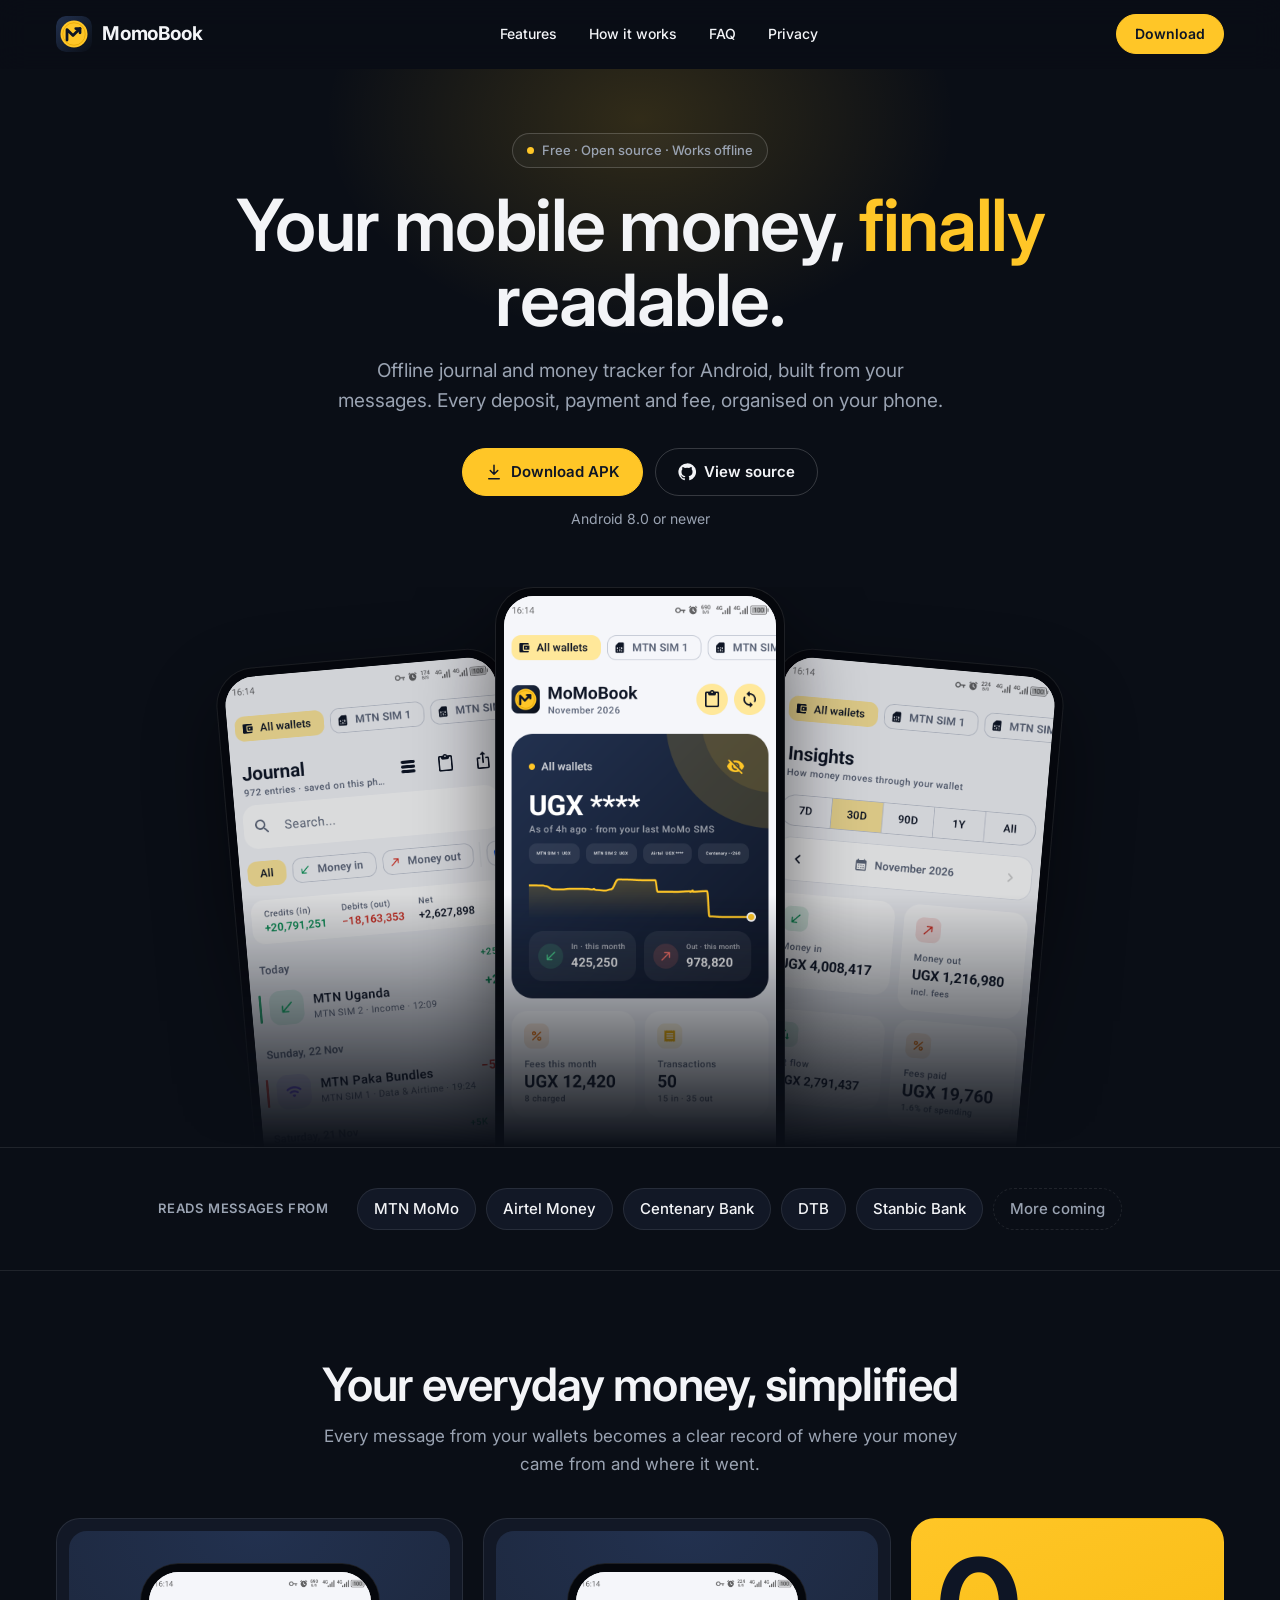
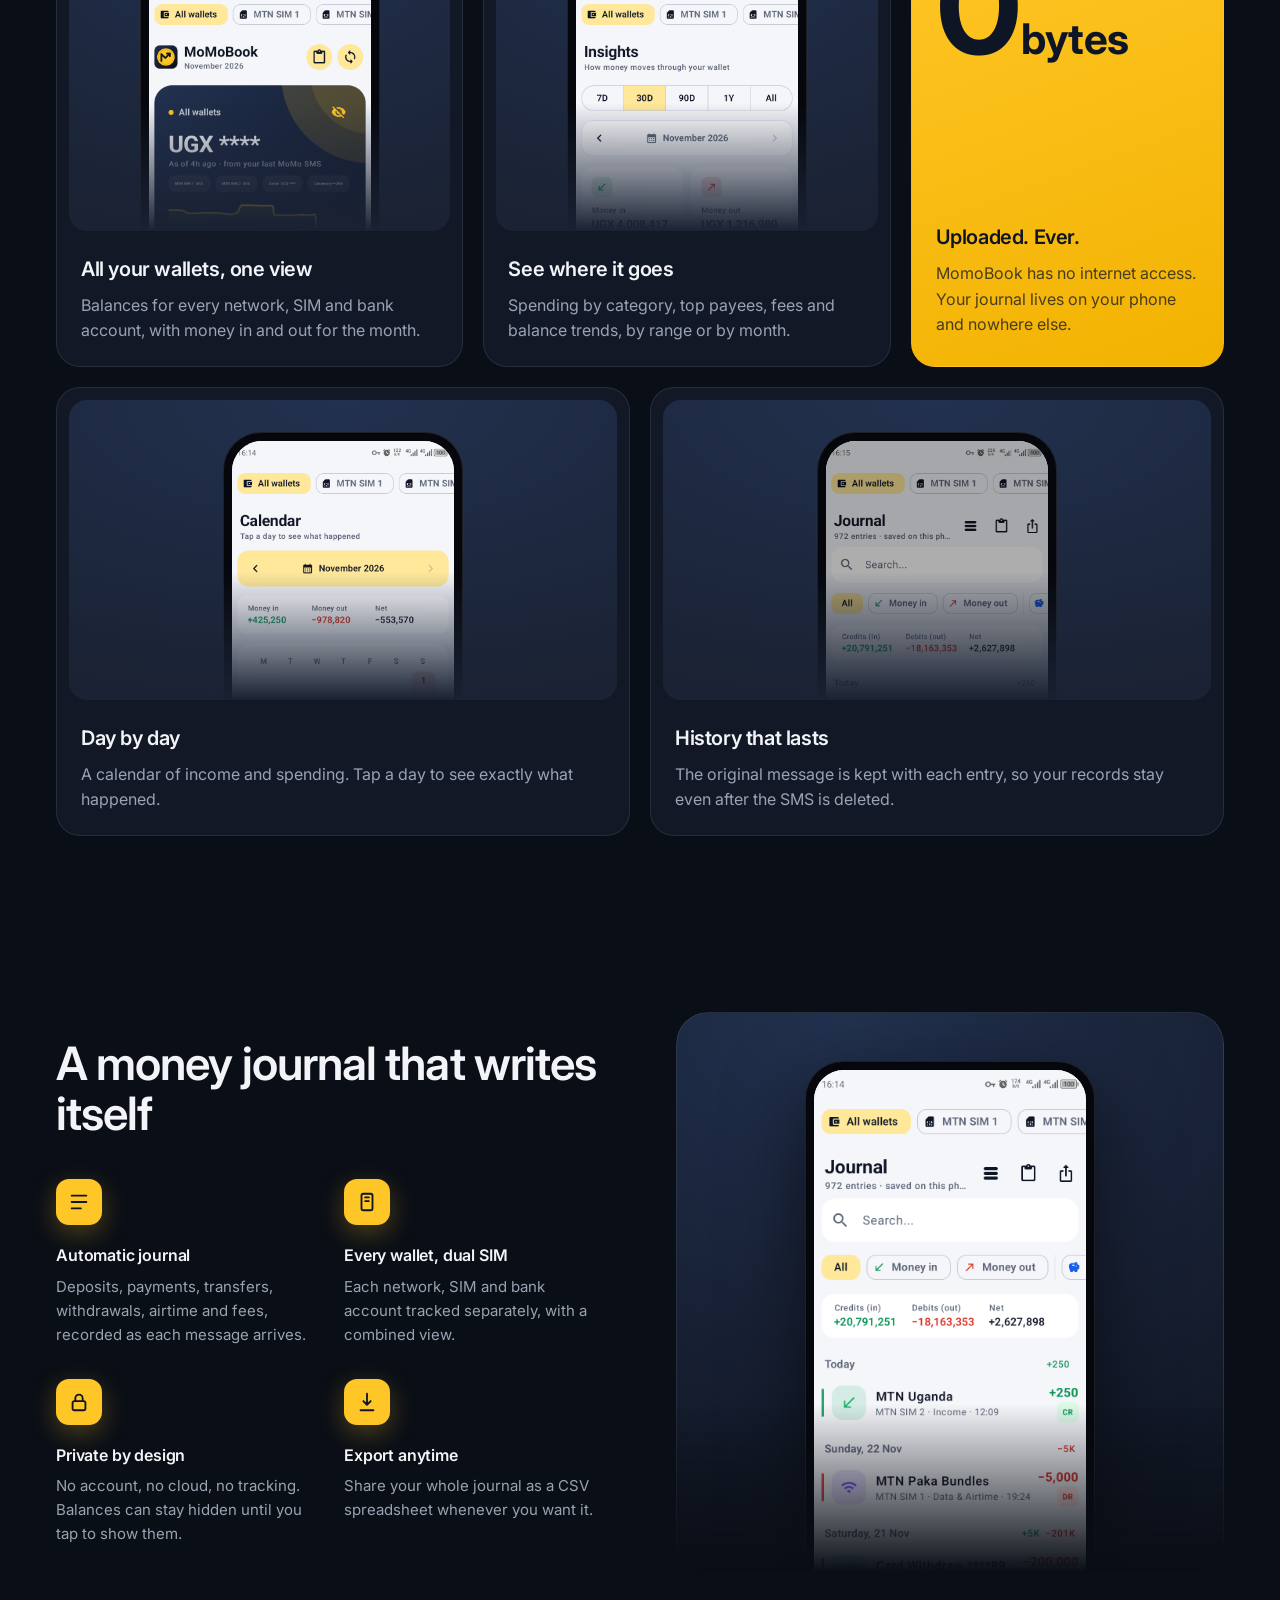
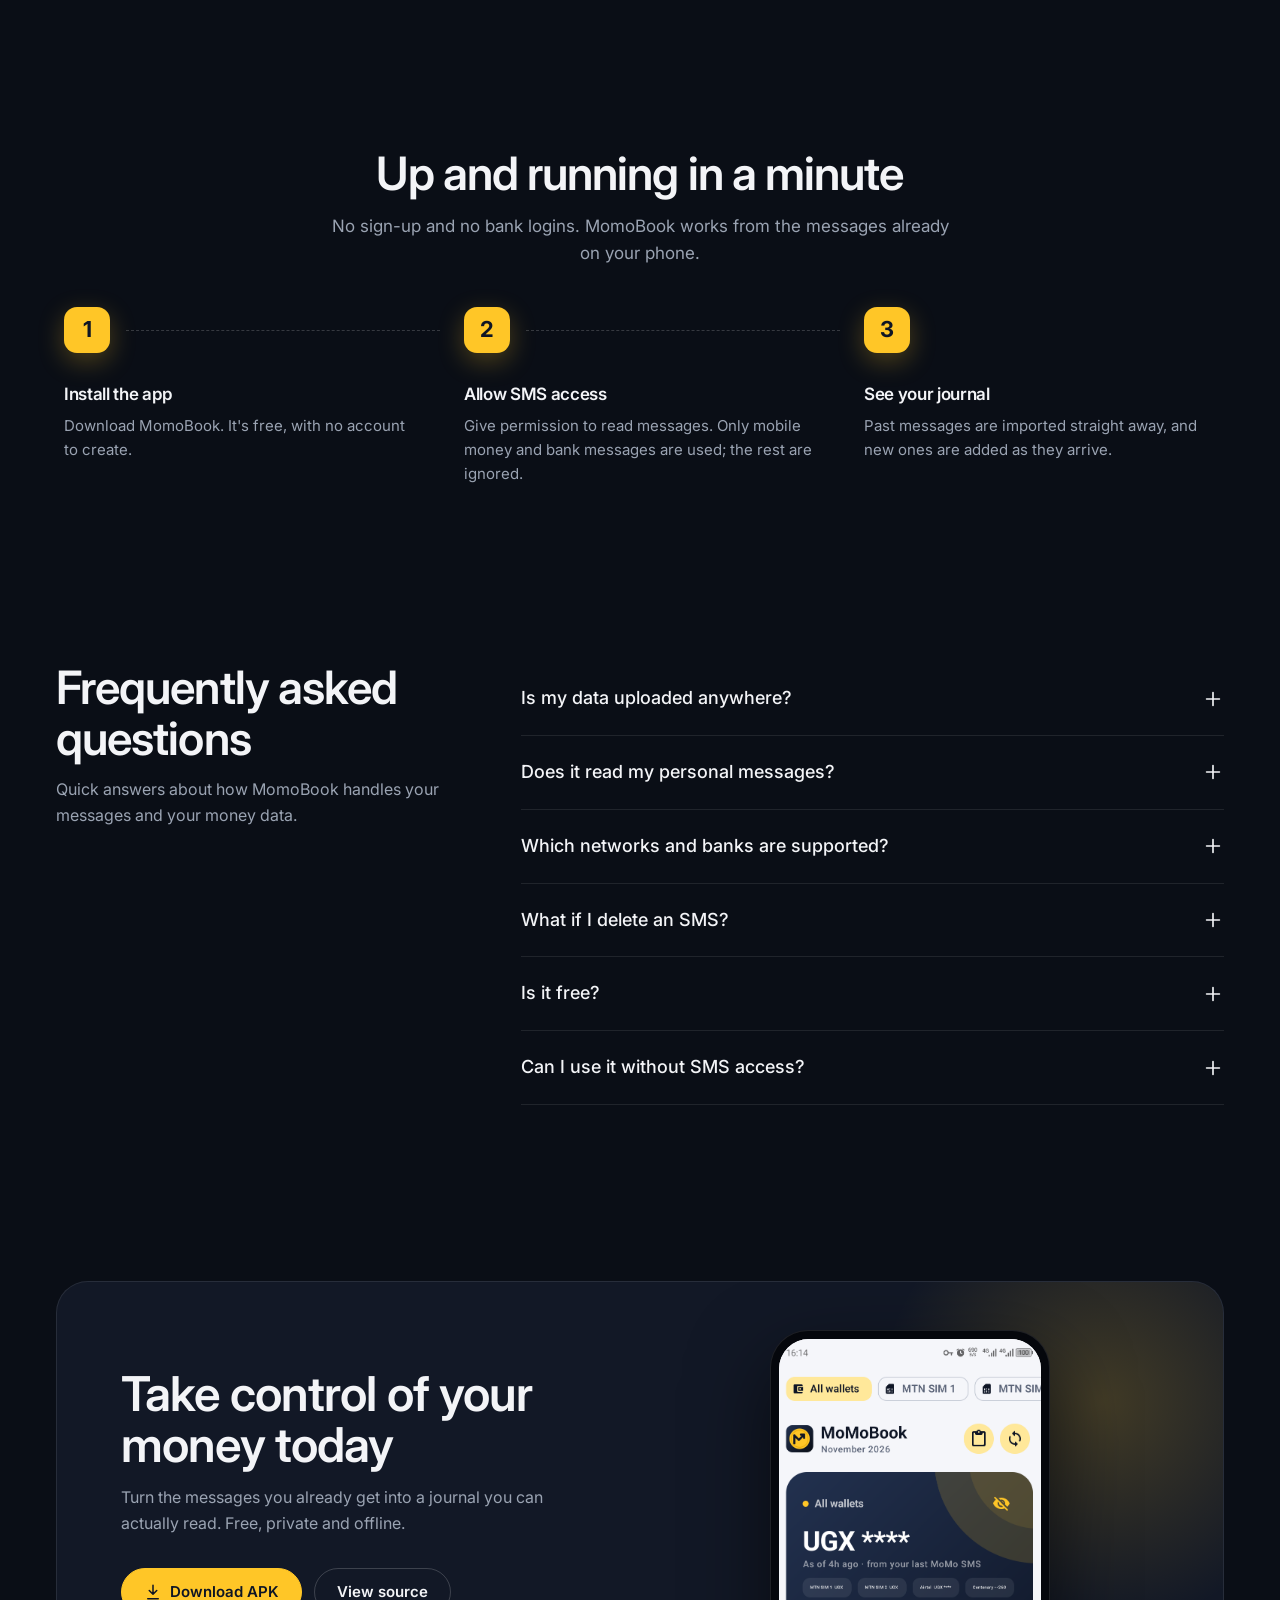
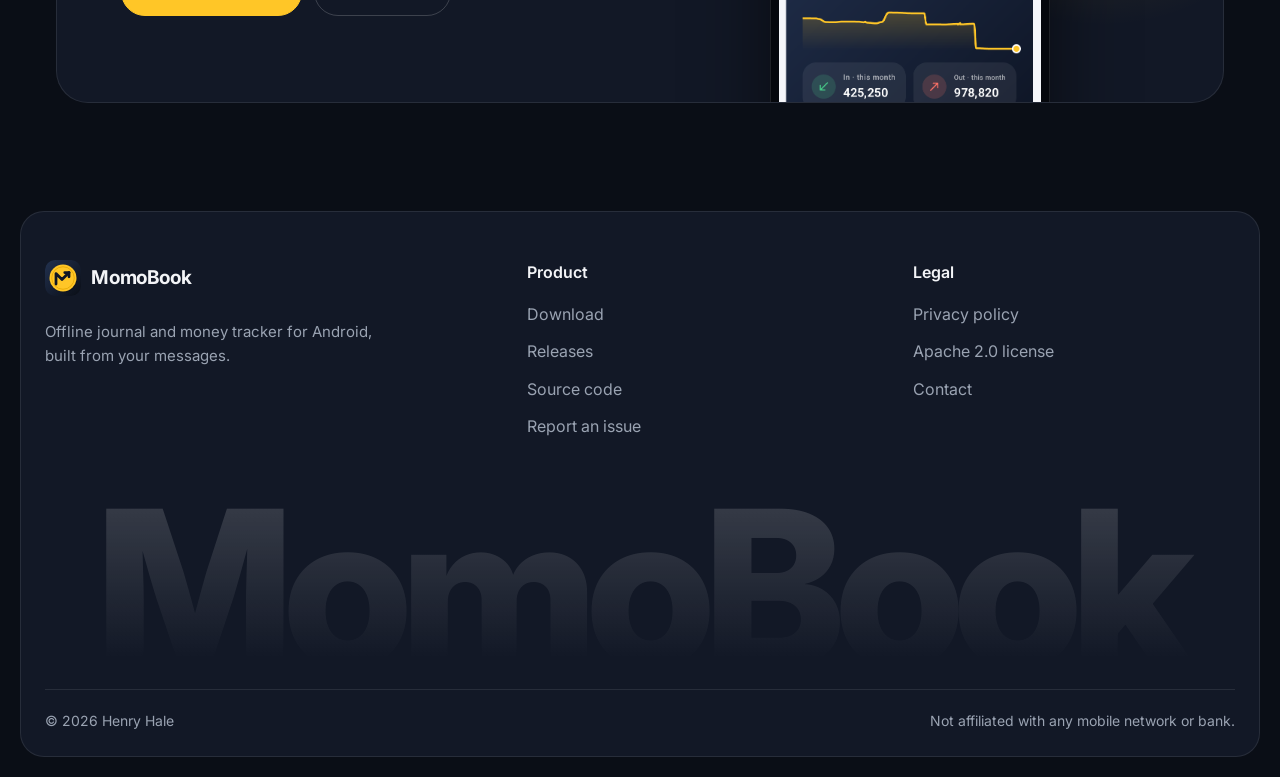
<file: docs/index.html>
<!doctype html>
<html lang="en">
<head>
  <meta charset="utf-8">
  <meta name="viewport" content="width=device-width, initial-scale=1">
  <title>MomoBook: offline money tracker for Android</title>
  <meta name="description" content="Offline journal and money tracker for Android, built from your mobile money and bank messages.">
  <link rel="canonical" href="https://henryhale.github.io/momobook/">

  <!-- Open Graph -->
  <meta property="og:type" content="website">
  <meta property="og:site_name" content="MomoBook">
  <meta property="og:url" content="https://henryhale.github.io/momobook/">
  <meta property="og:title" content="MomoBook: offline money tracker for Android">
  <meta property="og:description" content="Offline journal and money tracker for Android, built from your messages.">
  <meta property="og:image" content="https://henryhale.github.io/momobook/screenshots/home.png">
  <meta property="og:image:width" content="720">
  <meta property="og:image:height" content="1612">
  <meta property="og:image:alt" content="MomoBook home screen showing wallet balances">
  <meta property="og:locale" content="en_US">

  <!-- Twitter / X -->
  <meta name="twitter:card" content="summary">
  <meta name="twitter:title" content="MomoBook: offline money tracker for Android">
  <meta name="twitter:description" content="Offline journal and money tracker for Android, built from your messages.">
  <meta name="twitter:image" content="https://henryhale.github.io/momobook/screenshots/home.png">
  <meta name="twitter:image:alt" content="MomoBook home screen showing wallet balances">

  <meta name="theme-color" content="#0A0E16">
  <link rel="icon" href="logo.svg" type="image/svg+xml">
  <link rel="preconnect" href="https://fonts.googleapis.com">
  <link rel="preconnect" href="https://fonts.gstatic.com" crossorigin>
  <link rel="stylesheet" href="https://fonts.googleapis.com/css2?family=Inter:wght@400;500;600;700;800&display=swap">
  <link rel="stylesheet" href="style.css">
</head>
<body>
  <header class="site-head" id="top">
    <div class="wrap">
      <a class="brand" href="./">
        <img src="logo.svg" alt="">
        <b>MomoBook</b>
      </a>
      <nav class="site-nav" aria-label="Main">
        <a href="#features">Features</a>
        <a href="#how">How it works</a>
        <a href="#faq">FAQ</a>
        <a href="privacy.html">Privacy</a>
      </nav>
      <a class="btn primary sm" href="https://github.com/henryhale/momobook/releases/latest">Download</a>
    </div>
  </header>

  <main>
    <!-- Hero -->
    <section class="hero">
      <div class="wrap">
        <span class="eyebrow"><i></i>Free · Open source · Works offline</span>
        <h1>Your mobile money, <span class="accent">finally</span> readable.</h1>
        <p class="lead">Offline journal and money tracker for Android, built from your messages. Every deposit, payment and fee, organised on your phone.</p>
        <div class="actions">
          <a class="btn primary" href="https://github.com/henryhale/momobook/releases/latest">
            <svg viewBox="0 0 24 24" fill="none" stroke="currentColor" stroke-width="2" stroke-linecap="round" stroke-linejoin="round" aria-hidden="true"><path d="M12 3v12m0 0-5-5m5 5 5-5M5 21h14"/></svg>
            Download APK
          </a>
          <a class="btn" href="https://github.com/henryhale/momobook">
            <svg viewBox="0 0 24 24" fill="currentColor" aria-hidden="true"><path d="M12 .5a11.5 11.5 0 0 0-3.64 22.41c.58.1.79-.25.79-.56v-2c-3.2.7-3.88-1.37-3.88-1.37-.52-1.33-1.28-1.69-1.28-1.69-1.05-.71.08-.7.08-.7 1.16.08 1.77 1.19 1.77 1.19 1.03 1.77 2.7 1.26 3.36.96.1-.75.4-1.26.73-1.55-2.55-.29-5.24-1.28-5.24-5.68 0-1.25.45-2.28 1.18-3.08-.12-.29-.51-1.46.11-3.04 0 0 .97-.31 3.17 1.18a11 11 0 0 1 5.77 0c2.2-1.49 3.17-1.18 3.17-1.18.62 1.58.23 2.75.11 3.04.74.8 1.18 1.83 1.18 3.08 0 4.41-2.7 5.38-5.26 5.67.41.36.78 1.06.78 2.14v3.17c0 .31.21.67.8.56A11.5 11.5 0 0 0 12 .5Z"/></svg>
            View source
          </a>
        </div>
        <p class="note">Android 8.0 or newer</p>

        <div class="hero-phones" aria-hidden="true">
          <div class="phone side l"><img src="screenshots/journal.png" alt=""></div>
          <div class="phone center"><img src="screenshots/home.png" alt=""></div>
          <div class="phone side r"><img src="screenshots/insights.png" alt=""></div>
        </div>
      </div>
    </section>

    <!-- Supported channels -->
    <section class="channels" aria-label="Supported message channels">
      <div class="wrap">
        <span class="label">Reads messages from</span>
        <ul>
          <li>MTN MoMo</li>
          <li>Airtel Money</li>
          <li>Centenary Bank</li>
          <li>DTB</li>
          <li>Stanbic Bank</li>
          <li class="soon">More coming</li>
        </ul>
      </div>
    </section>

    <!-- Features -->
    <section id="features">
      <div class="wrap">
        <div class="section-head">
          <h2>Your everyday money, simplified</h2>
          <p>Every message from your wallets becomes a clear record of where your money came from and where it went.</p>
        </div>

        <div class="bento">
          <article class="card">
            <div class="shot"><div class="phone"><img src="screenshots/home.png" alt="Home screen with wallet balances" loading="lazy"></div></div>
            <div class="body">
              <h3>All your wallets, one view</h3>
              <p>Balances for every network, SIM and bank account, with money in and out for the month.</p>
            </div>
          </article>
          <article class="card">
            <div class="shot"><div class="phone"><img src="screenshots/insights.png" alt="Spending insights" loading="lazy"></div></div>
            <div class="body">
              <h3>See where it goes</h3>
              <p>Spending by category, top payees, fees and balance trends, by range or by month.</p>
            </div>
          </article>
          <article class="card bright">
            <div class="big">0<small>bytes</small></div>
            <div>
              <h3>Uploaded. Ever.</h3>
              <p>MomoBook has no internet access. Your journal lives on your phone and nowhere else.</p>
            </div>
          </article>

          <div class="row2">
            <article class="card">
              <div class="shot"><div class="phone"><img src="screenshots/calendar.png" alt="Calendar of daily income and expenses" loading="lazy"></div></div>
              <div class="body">
                <h3>Day by day</h3>
                <p>A calendar of income and spending. Tap a day to see exactly what happened.</p>
              </div>
            </article>
            <article class="card">
              <div class="shot"><div class="phone"><img src="screenshots/detail.png" alt="Transaction details" loading="lazy"></div></div>
              <div class="body">
                <h3>History that lasts</h3>
                <p>The original message is kept with each entry, so your records stay even after the SMS is deleted.</p>
              </div>
            </article>
          </div>
        </div>
      </div>
    </section>

    <!-- Control center -->
    <section>
      <div class="wrap split">
        <div>
          <h2>A money journal that writes itself</h2>
          <div class="icon-grid">
            <article>
              <span class="ico"><svg viewBox="0 0 24 24" fill="none" stroke="currentColor" stroke-width="2" stroke-linecap="round" stroke-linejoin="round" aria-hidden="true"><path d="M4 5h16M4 12h16M4 19h10"/></svg></span>
              <h3>Automatic journal</h3>
              <p>Deposits, payments, transfers, withdrawals, airtime and fees, recorded as each message arrives.</p>
            </article>
            <article>
              <span class="ico"><svg viewBox="0 0 24 24" fill="none" stroke="currentColor" stroke-width="2" stroke-linecap="round" stroke-linejoin="round" aria-hidden="true"><rect x="6" y="3" width="12" height="18" rx="2"/><path d="M10 7h4M10 11h4"/></svg></span>
              <h3>Every wallet, dual SIM</h3>
              <p>Each network, SIM and bank account tracked separately, with a combined view.</p>
            </article>
            <article>
              <span class="ico"><svg viewBox="0 0 24 24" fill="none" stroke="currentColor" stroke-width="2" stroke-linecap="round" stroke-linejoin="round" aria-hidden="true"><rect x="5" y="11" width="14" height="10" rx="2"/><path d="M8 11V8a4 4 0 0 1 8 0v3"/></svg></span>
              <h3>Private by design</h3>
              <p>No account, no cloud, no tracking. Balances can stay hidden until you tap to show them.</p>
            </article>
            <article>
              <span class="ico"><svg viewBox="0 0 24 24" fill="none" stroke="currentColor" stroke-width="2" stroke-linecap="round" stroke-linejoin="round" aria-hidden="true"><path d="M12 3v12m0 0-4-4m4 4 4-4M5 21h14"/></svg></span>
              <h3>Export anytime</h3>
              <p>Share your whole journal as a CSV spreadsheet whenever you want it.</p>
            </article>
          </div>
        </div>
        <div class="visual" aria-hidden="true">
          <div class="phone"><img src="screenshots/journal.png" alt="" loading="lazy"></div>
        </div>
      </div>
    </section>

    <!-- How it works -->
    <section id="how">
      <div class="wrap">
        <div class="section-head">
          <h2>Up and running in a minute</h2>
          <p>No sign-up and no bank logins. MomoBook works from the messages already on your phone.</p>
        </div>
        <div class="steps">
          <article class="step">
            <div class="num">1</div>
            <h3>Install the app</h3>
            <p>Download MomoBook. It's free, with no account to create.</p>
          </article>
          <article class="step">
            <div class="num">2</div>
            <h3>Allow SMS access</h3>
            <p>Give permission to read messages. Only mobile money and bank messages are used; the rest are ignored.</p>
          </article>
          <article class="step">
            <div class="num">3</div>
            <h3>See your journal</h3>
            <p>Past messages are imported straight away, and new ones are added as they arrive.</p>
          </article>
        </div>
      </div>
    </section>

    <!-- FAQ -->
    <section id="faq">
      <div class="wrap faq">
        <div class="intro">
          <h2>Frequently asked questions</h2>
          <p>Quick answers about how MomoBook handles your messages and your money data.</p>
        </div>
        <div>
          <details>
            <summary>Is my data uploaded anywhere?<svg class="plus" viewBox="0 0 24 24" fill="none" stroke="currentColor" stroke-width="1.8" stroke-linecap="round" aria-hidden="true"><path d="M12 5v14M5 12h14"/></svg></summary>
            <p>No. MomoBook doesn't request internet access, so it can't send anything anywhere. Your journal is stored only in the app's private storage on your phone. See the <a href="privacy.html">privacy policy</a>.</p>
          </details>
          <details>
            <summary>Does it read my personal messages?<svg class="plus" viewBox="0 0 24 24" fill="none" stroke="currentColor" stroke-width="1.8" stroke-linecap="round" aria-hidden="true"><path d="M12 5v14M5 12h14"/></svg></summary>
            <p>Only transaction messages from supported mobile money and bank senders are saved. Everything else is skipped and never stored.</p>
          </details>
          <details>
            <summary>Which networks and banks are supported?<svg class="plus" viewBox="0 0 24 24" fill="none" stroke="currentColor" stroke-width="1.8" stroke-linecap="round" aria-hidden="true"><path d="M12 5v14M5 12h14"/></svg></summary>
            <p>Mobile money and bank SMS from Uganda (UGX); see the list at the top of this page. More channels and countries are planned. To request one, <a href="https://github.com/henryhale/momobook/issues">open an issue</a> with a few sample messages, with personal details removed.</p>
          </details>
          <details>
            <summary>What if I delete an SMS?<svg class="plus" viewBox="0 0 24 24" fill="none" stroke="currentColor" stroke-width="1.8" stroke-linecap="round" aria-hidden="true"><path d="M12 5v14M5 12h14"/></svg></summary>
            <p>Your journal keeps its own copy of each transaction message, so the entry stays even after the SMS is gone.</p>
          </details>
          <details>
            <summary>Is it free?<svg class="plus" viewBox="0 0 24 24" fill="none" stroke="currentColor" stroke-width="1.8" stroke-linecap="round" aria-hidden="true"><path d="M12 5v14M5 12h14"/></svg></summary>
            <p>Yes. MomoBook is free and open source under the Apache 2.0 license, with no ads.</p>
          </details>
          <details>
            <summary>Can I use it without SMS access?<svg class="plus" viewBox="0 0 24 24" fill="none" stroke="currentColor" stroke-width="1.8" stroke-linecap="round" aria-hidden="true"><path d="M12 5v14M5 12h14"/></svg></summary>
            <p>Yes. You can paste the text of a message into the app yourself and it will be added to your journal.</p>
          </details>
        </div>
      </div>
    </section>

    <!-- CTA -->
    <section>
      <div class="wrap">
        <div class="cta">
          <div class="text">
            <h2>Take control of your money today</h2>
            <p>Turn the messages you already get into a journal you can actually read. Free, private and offline.</p>
            <div class="actions">
              <a class="btn primary" href="https://github.com/henryhale/momobook/releases/latest">
                <svg viewBox="0 0 24 24" fill="none" stroke="currentColor" stroke-width="2" stroke-linecap="round" stroke-linejoin="round" aria-hidden="true"><path d="M12 3v12m0 0-5-5m5 5 5-5M5 21h14"/></svg>
                Download APK
              </a>
              <a class="btn" href="https://github.com/henryhale/momobook">View source</a>
            </div>
          </div>
          <div class="visual" aria-hidden="true">
            <div class="phone"><img src="screenshots/home.png" alt="" loading="lazy"></div>
          </div>
        </div>
      </div>
    </section>
  </main>

  <footer class="site-foot">
    <div class="inner">
      <div class="foot-top">
        <div class="about">
          <a class="brand" href="./"><img src="logo.svg" alt=""><b>MomoBook</b></a>
          <p>Offline journal and money tracker for Android, built from your messages.</p>
        </div>
        <div>
          <h4>Product</h4>
          <nav aria-label="Product">
            <a href="https://github.com/henryhale/momobook/releases/latest">Download</a>
            <a href="https://github.com/henryhale/momobook/releases">Releases</a>
            <a href="https://github.com/henryhale/momobook">Source code</a>
            <a href="https://github.com/henryhale/momobook/issues">Report an issue</a>
          </nav>
        </div>
        <div>
          <h4>Legal</h4>
          <nav aria-label="Legal">
            <a href="privacy.html">Privacy policy</a>
            <a href="https://github.com/henryhale/momobook/blob/main/LICENSE">Apache 2.0 license</a>
            <a href="https://henryhale.github.io/contact">Contact</a>
          </nav>
        </div>
      </div>
      <div class="wordmark" aria-hidden="true">MomoBook</div>
      <div class="foot-bottom">
        <span>© 2026 Henry Hale</span>
        <span>Not affiliated with any mobile network or bank.</span>
      </div>
    </div>
  </footer>

  <script>
    // Header gets a hairline border once the page scrolls.
    (function () {
      var head = document.querySelector('.site-head');
      function onScroll() { head.classList.toggle('scrolled', window.scrollY > 8); }
      window.addEventListener('scroll', onScroll, { passive: true });
      onScroll();
    })();
  </script>
</body>
</html>
</file>
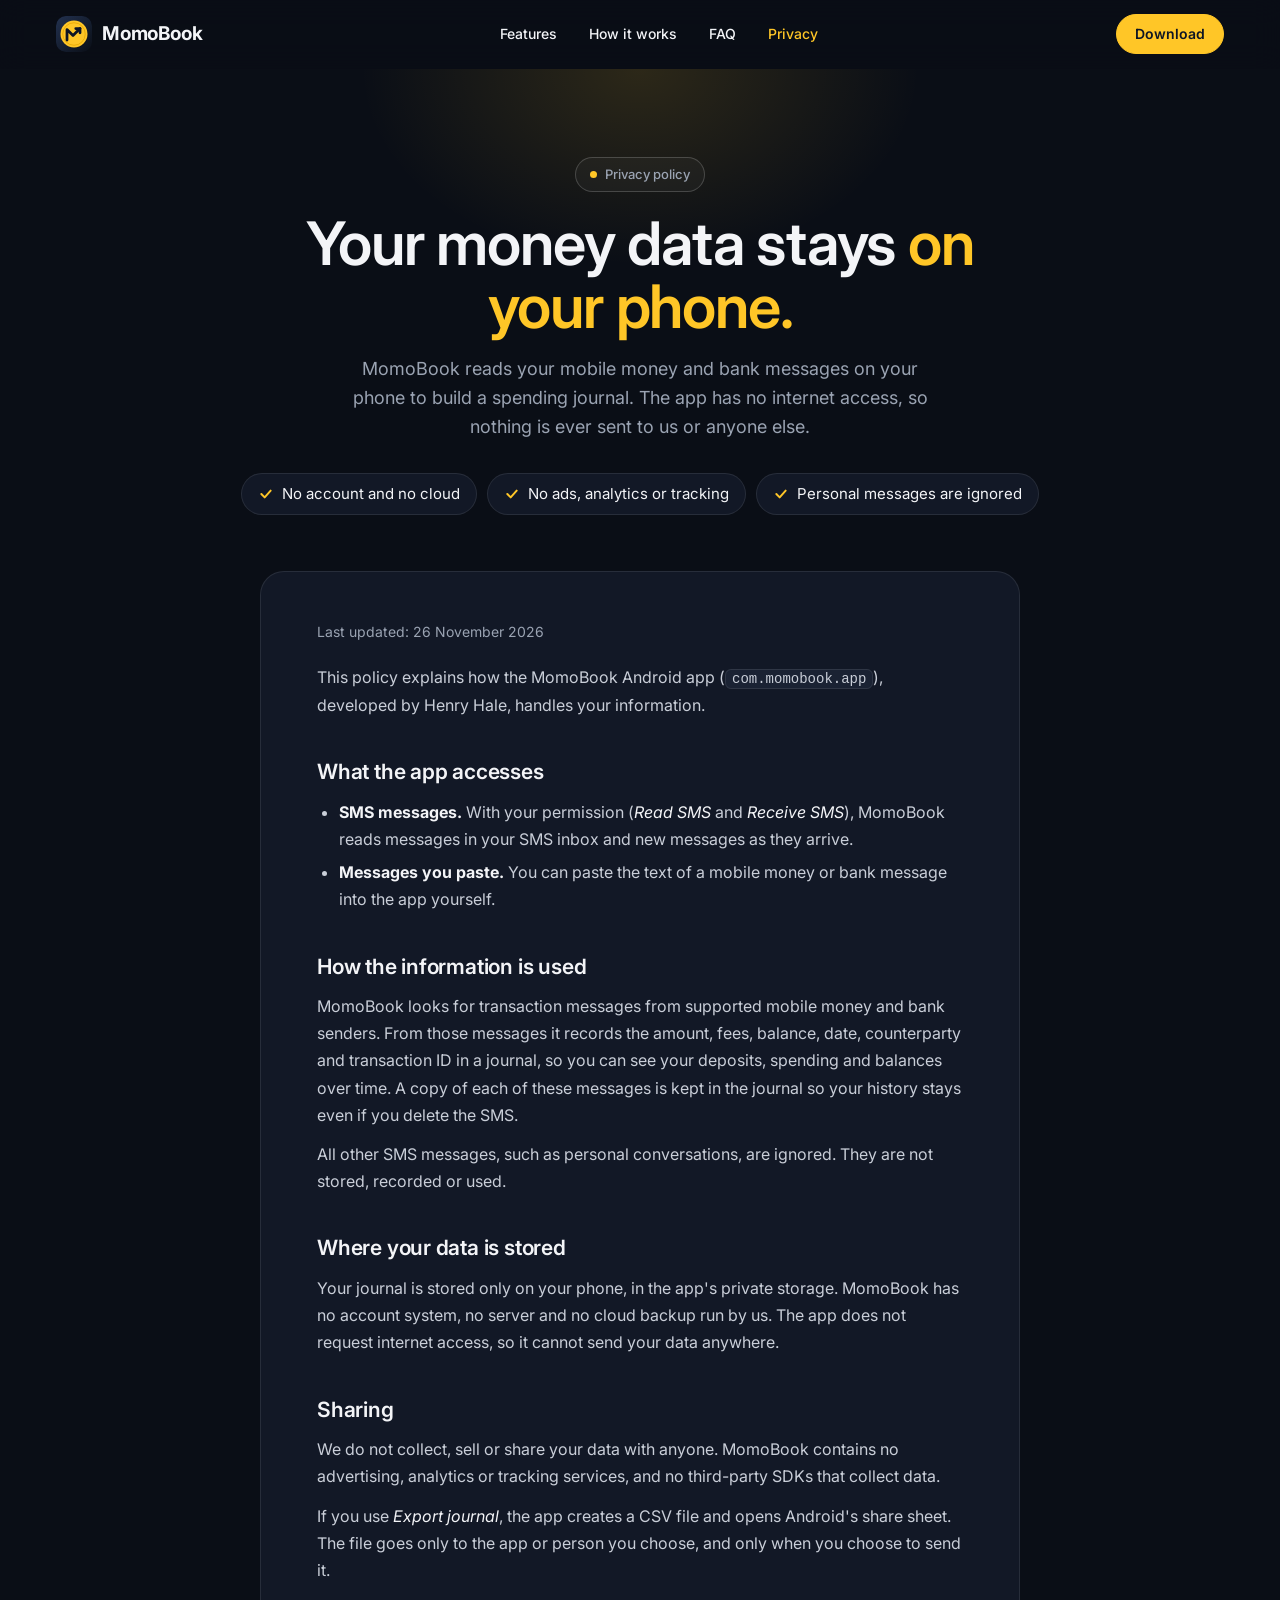
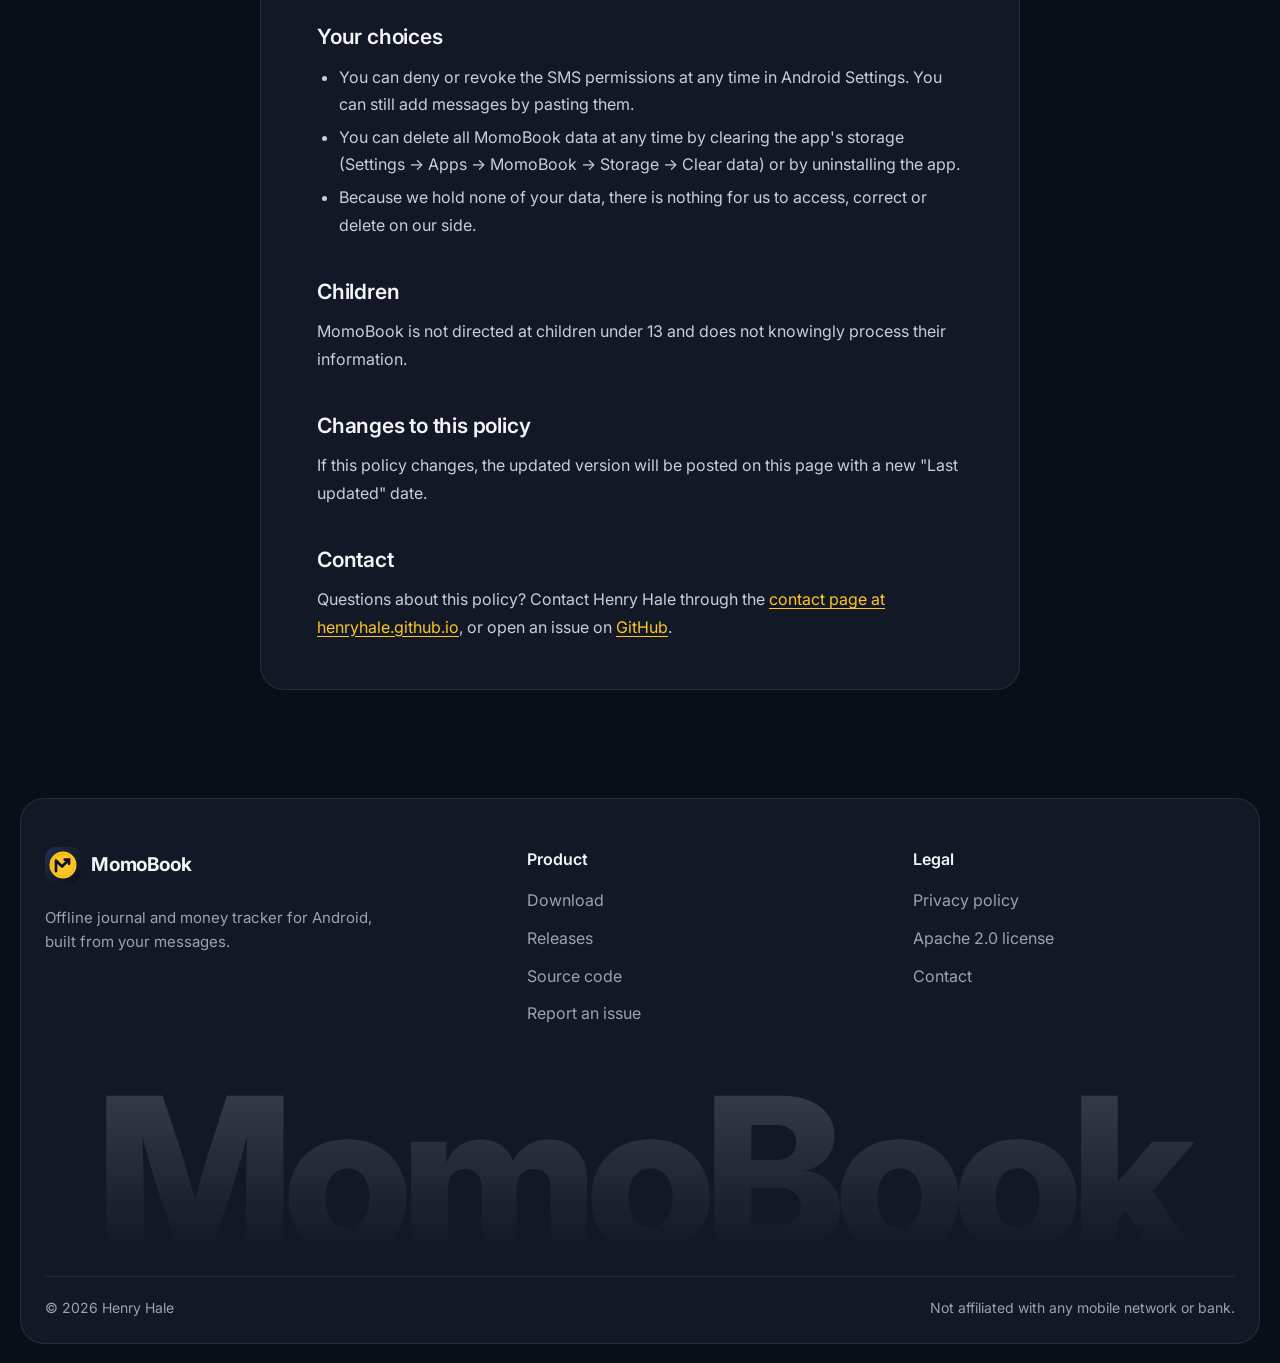
<file: docs/privacy.html>
<!doctype html>
<html lang="en">
<head>
  <meta charset="utf-8">
  <meta name="viewport" content="width=device-width, initial-scale=1">
  <title>MomoBook Privacy Policy</title>
  <meta name="description" content="How MomoBook handles your messages and money data: everything stays on your phone.">
  <link rel="canonical" href="https://henryhale.github.io/momobook/privacy.html">

  <!-- Open Graph -->
  <meta property="og:type" content="website">
  <meta property="og:site_name" content="MomoBook">
  <meta property="og:url" content="https://henryhale.github.io/momobook/privacy.html">
  <meta property="og:title" content="MomoBook Privacy Policy">
  <meta property="og:description" content="Everything stays on your phone. No account, no cloud, no tracking.">
  <meta property="og:image" content="https://henryhale.github.io/momobook/screenshots/home.png">
  <meta property="og:image:width" content="720">
  <meta property="og:image:height" content="1612">
  <meta property="og:image:alt" content="MomoBook home screen showing wallet balances">
  <meta property="og:locale" content="en_US">

  <!-- Twitter / X -->
  <meta name="twitter:card" content="summary">
  <meta name="twitter:title" content="MomoBook Privacy Policy">
  <meta name="twitter:description" content="Everything stays on your phone. No account, no cloud, no tracking.">
  <meta name="twitter:image" content="https://henryhale.github.io/momobook/screenshots/home.png">
  <meta name="twitter:image:alt" content="MomoBook home screen showing wallet balances">

  <meta name="theme-color" content="#0A0E16">
  <link rel="icon" href="logo.svg" type="image/svg+xml">
  <link rel="preconnect" href="https://fonts.googleapis.com">
  <link rel="preconnect" href="https://fonts.gstatic.com" crossorigin>
  <link rel="stylesheet" href="https://fonts.googleapis.com/css2?family=Inter:wght@400;500;600;700;800&display=swap">
  <link rel="stylesheet" href="style.css">
</head>
<body>
  <header class="site-head">
    <div class="wrap">
      <a class="brand" href="./">
        <img src="logo.svg" alt="">
        <b>MomoBook</b>
      </a>
      <nav class="site-nav" aria-label="Main">
        <a href="./#features">Features</a>
        <a href="./#how">How it works</a>
        <a href="./#faq">FAQ</a>
        <a href="privacy.html" aria-current="page">Privacy</a>
      </nav>
      <a class="btn primary sm" href="https://github.com/henryhale/momobook/releases/latest">Download</a>
    </div>
  </header>

  <main>
    <section class="doc-hero">
      <div class="wrap">
        <span class="eyebrow"><i></i>Privacy policy</span>
        <h1>Your money data stays <span class="accent">on your phone.</span></h1>
        <p class="lead">MomoBook reads your mobile money and bank messages on your phone to build a spending journal. The app has no internet access, so nothing is ever sent to us or anyone else.</p>
        <ul class="promises">
          <li><svg viewBox="0 0 24 24" fill="none" stroke="currentColor" stroke-width="3" stroke-linecap="round" stroke-linejoin="round" aria-hidden="true"><path d="m5 12 5 5 9-10"/></svg>No account and no cloud</li>
          <li><svg viewBox="0 0 24 24" fill="none" stroke="currentColor" stroke-width="3" stroke-linecap="round" stroke-linejoin="round" aria-hidden="true"><path d="m5 12 5 5 9-10"/></svg>No ads, analytics or tracking</li>
          <li><svg viewBox="0 0 24 24" fill="none" stroke="currentColor" stroke-width="3" stroke-linecap="round" stroke-linejoin="round" aria-hidden="true"><path d="m5 12 5 5 9-10"/></svg>Personal messages are ignored</li>
        </ul>
      </div>
    </section>

    <section class="doc">
      <div class="wrap">
        <article>
          <p class="updated">Last updated: 26 November 2026</p>

          <p>This policy explains how the MomoBook Android app (<code>com.momobook.app</code>), developed by Henry Hale,
            handles your information.</p>

          <h2>What the app accesses</h2>
          <ul>
            <li><strong>SMS messages.</strong> With your permission (<em>Read SMS</em> and <em>Receive SMS</em>), MomoBook reads
              messages in your SMS inbox and new messages as they arrive.</li>
            <li><strong>Messages you paste.</strong> You can paste the text of a mobile money or bank message into the app yourself.</li>
          </ul>

          <h2>How the information is used</h2>
          <p>MomoBook looks for transaction messages from supported mobile money and bank senders.
            From those messages it records the amount, fees, balance, date, counterparty and transaction ID
            in a journal, so you can see your deposits, spending and balances over time. A copy of each of these messages is
            kept in the journal so your history stays even if you delete the SMS.</p>
          <p>All other SMS messages, such as personal conversations, are ignored. They are not stored, recorded or used.</p>

          <h2>Where your data is stored</h2>
          <p>Your journal is stored only on your phone, in the app's private storage. MomoBook has no account system, no
            server and no cloud backup run by us. The app does not request internet access, so it cannot send your data
            anywhere.</p>

          <h2>Sharing</h2>
          <p>We do not collect, sell or share your data with anyone. MomoBook contains no advertising, analytics or tracking
            services, and no third-party SDKs that collect data.</p>
          <p>If you use <em>Export journal</em>, the app creates a CSV file and opens Android's share sheet. The file goes
            only to the app or person you choose, and only when you choose to send it.</p>

          <h2>Your choices</h2>
          <ul>
            <li>You can deny or revoke the SMS permissions at any time in Android Settings. You can still add messages by pasting them.</li>
            <li>You can delete all MomoBook data at any time by clearing the app's storage (Settings → Apps → MomoBook → Storage → Clear data) or by uninstalling the app.</li>
            <li>Because we hold none of your data, there is nothing for us to access, correct or delete on our side.</li>
          </ul>

          <h2>Children</h2>
          <p>MomoBook is not directed at children under 13 and does not knowingly process their information.</p>

          <h2>Changes to this policy</h2>
          <p>If this policy changes, the updated version will be posted on this page with a new "Last updated" date.</p>

          <h2>Contact</h2>
          <p>Questions about this policy? Contact Henry Hale through the
            <a href="https://henryhale.github.io/contact">contact page at henryhale.github.io</a>, or open an issue on
            <a href="https://github.com/henryhale/momobook/issues">GitHub</a>.</p>
        </article>
      </div>
    </section>
  </main>

  <footer class="site-foot">
    <div class="inner">
      <div class="foot-top">
        <div class="about">
          <a class="brand" href="./"><img src="logo.svg" alt=""><b>MomoBook</b></a>
          <p>Offline journal and money tracker for Android, built from your messages.</p>
        </div>
        <div>
          <h4>Product</h4>
          <nav aria-label="Product">
            <a href="https://github.com/henryhale/momobook/releases/latest">Download</a>
            <a href="https://github.com/henryhale/momobook/releases">Releases</a>
            <a href="https://github.com/henryhale/momobook">Source code</a>
            <a href="https://github.com/henryhale/momobook/issues">Report an issue</a>
          </nav>
        </div>
        <div>
          <h4>Legal</h4>
          <nav aria-label="Legal">
            <a href="privacy.html">Privacy policy</a>
            <a href="https://github.com/henryhale/momobook/blob/main/LICENSE">Apache 2.0 license</a>
            <a href="https://henryhale.github.io/contact">Contact</a>
          </nav>
        </div>
      </div>
      <div class="wordmark" aria-hidden="true">MomoBook</div>
      <div class="foot-bottom">
        <span>© 2026 Henry Hale</span>
        <span>Not affiliated with any mobile network or bank.</span>
      </div>
    </div>
  </footer>

  <script>
    (function () {
      var head = document.querySelector('.site-head');
      function onScroll() { head.classList.toggle('scrolled', window.scrollY > 8); }
      window.addEventListener('scroll', onScroll, { passive: true });
      onScroll();
    })();
  </script>
</body>
</html>
</file>
<file: docs/style.css>
/* MomoBook site: shared styles for index.html and privacy.html. Dark only. */
:root {
  --yellow: #FFC627;
  --yellow-soft: #FFD24F;
  --yellow-deep: #E5A600;
  --ink: #0E1525;
  --navy: #22314F;
  --bg: #0A0E16;
  --surface: #121826;
  --surface-2: #1A2233;
  --line: rgba(255, 255, 255, .09);
  --line-strong: rgba(255, 255, 255, .18);
  --text: #F3F4F7;
  --muted: #9AA3B2;
  --radius: 24px;
  color-scheme: dark;
}

* { box-sizing: border-box; }
html { -webkit-text-size-adjust: 100%; scroll-behavior: smooth; scroll-padding-top: 84px; }
body {
  margin: 0;
  font: 16px/1.6 "Inter", sans-serif;
  background: var(--bg);
  color: var(--text);
  -webkit-font-smoothing: antialiased;
}
a { color: inherit; }
img { display: block; max-width: 100%; }
h1, h2, h3 { margin: 0; font-weight: 600; letter-spacing: -0.02em; }
p { margin: 0; }
.wrap { max-width: 1200px; margin: 0 auto; padding: 0 16px; }
.accent { color: var(--yellow); }
.muted { color: var(--muted); }

/* ---------- Buttons ---------- */
.btn {
  display: inline-flex; align-items: center; justify-content: center; gap: 8px;
  height: 48px; padding: 0 22px; border-radius: 999px;
  font-weight: 600; font-size: 15px; text-decoration: none; white-space: nowrap;
  border: 1px solid var(--line-strong); color: var(--text); background: transparent;
  transition: background .2s, border-color .2s, color .2s;
}
.btn svg { width: 18px; height: 18px; flex: none; }
.btn:hover { border-color: var(--text); }
.btn.primary { background: var(--yellow); border-color: var(--yellow); color: var(--ink); }
.btn.primary:hover { background: var(--yellow-soft); border-color: var(--yellow-soft); }
.btn.sm { height: 40px; padding: 0 18px; font-size: 14px; }

/* ---------- Header ---------- */
.site-head {
  position: sticky; top: 0; z-index: 50;
  background: rgba(10, 14, 22, .78); backdrop-filter: blur(14px); -webkit-backdrop-filter: blur(14px);
  border-bottom: 1px solid transparent;
}
.site-head.scrolled { border-bottom-color: var(--line); }
.site-head .wrap { display: flex; align-items: center; justify-content: space-between; gap: 16px; height: 68px; }
.brand { display: inline-flex; align-items: center; gap: 10px; text-decoration: none; }
.brand img { width: 36px; height: 36px; border-radius: 10px; }
.brand b { font-size: 19px; letter-spacing: -0.01em; }
.site-nav { display: none; gap: 4px; }
.site-nav a { padding: 10px 14px; font-size: 14px; font-weight: 500; text-decoration: none; color: var(--text); border-radius: 999px; }
.site-nav a:hover, .site-nav a[aria-current="page"] { color: var(--yellow); }
@media (min-width: 820px) { .site-nav { display: flex; } }

/* ---------- Sections ---------- */
section { padding: 56px 0; }
@media (min-width: 960px) { section { padding: 88px 0; } }
.section-head { max-width: 640px; margin: 0 auto 40px; text-align: center; }
.section-head h2 { font-size: clamp(30px, 4.4vw, 46px); line-height: 1.1; margin-bottom: 14px; }
.section-head p { color: var(--muted); font-size: 17px; }
.eyebrow {
  display: inline-flex; align-items: center; gap: 8px; margin-bottom: 20px;
  padding: 6px 14px; border-radius: 999px; font-size: 13px; font-weight: 500;
  border: 1px solid var(--line-strong); color: var(--muted); background: rgba(255, 255, 255, .03);
}
.eyebrow i { width: 7px; height: 7px; border-radius: 50%; background: var(--yellow); }

/* ---------- Hero ---------- */
.hero { padding-top: 64px; padding-bottom: 0; text-align: center; position: relative; overflow: hidden; }
.hero::before {
  content: ""; position: absolute; left: 50%; top: -260px; width: 900px; height: 620px; transform: translateX(-50%);
  background: radial-gradient(closest-side, rgba(255, 198, 39, .16), transparent 70%); pointer-events: none;
}
.hero .wrap { position: relative; }
.hero h1 { font-size: clamp(40px, 7vw, 72px); line-height: 1.04; max-width: 900px; margin: 0 auto 18px; }
.hero .lead { max-width: 620px; margin: 0 auto; font-size: clamp(17px, 2vw, 19px); color: var(--muted); }
.hero .actions { display: flex; gap: 12px; justify-content: center; flex-wrap: wrap; margin: 32px 0 12px; }
.hero .note { font-size: 14px; color: var(--muted); }

/* Three phones; the side ones peek out from behind the centre one. Fades into the page at the bottom. */
.hero-phones {
  position: relative; display: flex; justify-content: center; align-items: flex-start;
  margin-top: 56px; height: 470px; overflow: hidden;
  -webkit-mask-image: linear-gradient(#000 55%, transparent);
  mask-image: linear-gradient(#000 55%, transparent);
}
.hero-phones .phone { width: 250px; }
.hero-phones .side { display: none; }
@media (min-width: 720px) {
  .hero-phones { height: 560px; }
  .hero-phones .phone { width: 290px; }
  .hero-phones .side { display: block; margin-top: 70px; opacity: .85; }
  .hero-phones .side.l { margin-right: -36px; transform: rotate(-5deg); }
  .hero-phones .side.r { margin-left: -36px; transform: rotate(5deg); }
  .hero-phones .center { position: relative; z-index: 2; }
}

/* Phone frame around a screenshot */
.phone {
  flex: none; aspect-ratio: 720 / 1612; padding: 8px; border-radius: 38px;
  background: #05070C; border: 1px solid rgba(255, 255, 255, .1);
  box-shadow: 0 30px 80px rgba(0, 0, 0, .55);
}
.phone img { width: 100%; height: 100%; object-fit: cover; object-position: top; border-radius: 30px; background: #F4F5F8; }

/* ---------- Supported channels strip ---------- */
.channels { padding: 40px 0; border-top: 1px solid var(--line); border-bottom: 1px solid var(--line); }
.channels .wrap { display: flex; flex-wrap: wrap; align-items: center; justify-content: center; gap: 12px 28px; }
.channels .label { font-size: 13px; font-weight: 600; letter-spacing: .06em; text-transform: uppercase; color: var(--muted); }
.channels ul { list-style: none; margin: 0; padding: 0; display: flex; flex-wrap: wrap; justify-content: center; gap: 10px; }
.channels li {
  padding: 8px 16px; border-radius: 999px; font-size: 15px; font-weight: 500;
  background: var(--surface); border: 1px solid var(--line);
}
.channels li.soon { background: transparent; border-style: dashed; color: var(--muted); }

/* ---------- Feature bento ---------- */
.bento { display: grid; gap: 20px; grid-template-columns: 1fr; }
@media (min-width: 760px) { .bento { grid-template-columns: 1fr 1fr; } }
@media (min-width: 1100px) { .bento { grid-template-columns: 1.3fr 1.3fr 1fr; } }
.card {
  background: var(--surface); border: 1px solid var(--line); border-radius: var(--radius);
  padding: 12px; display: flex; flex-direction: column; transition: border-color .2s;
}
.card:hover { border-color: var(--line-strong); }
.card .shot {
  height: 300px; border-radius: 18px; overflow: hidden; position: relative;
  background: radial-gradient(120% 100% at 50% 0%, var(--navy), var(--surface-2));
  display: flex; justify-content: center; align-items: flex-start; padding-top: 32px;
}
/* Full-size phone, cropped by the panel's bottom edge and faded out, like the hero. */
.card .shot .phone {
  width: 240px; height: auto; box-shadow: 0 20px 50px rgba(0, 0, 0, .5);
  -webkit-mask-image: linear-gradient(#000 140px, transparent 268px); mask-image: linear-gradient(#000 140px, transparent 268px);
}
.card .body { padding: 22px 12px 10px; }
.card h3 { font-size: 20px; margin-bottom: 8px; }
.card p { color: var(--muted); }

/* The bright card, the site's one loud moment */
.card.bright {
  background: linear-gradient(160deg, var(--yellow) 0%, #F2B200 100%); border-color: transparent; color: var(--ink);
  padding: 28px 24px; justify-content: space-between; min-height: 300px;
}
@media (min-width: 760px) and (max-width: 1099px) { .card.bright { grid-column: span 2; } }
.card.bright .big { font-size: clamp(88px, 12vw, 132px); line-height: .9; font-weight: 700; letter-spacing: -0.05em; }
.card.bright .big small { font-size: .32em; letter-spacing: -0.01em; margin-left: 6px; }
.card.bright h3 { color: var(--ink); }
.card.bright p { color: rgba(14, 21, 37, .75); }

.bento .row2 { display: grid; gap: 20px; grid-template-columns: 1fr; }
@media (min-width: 760px) { .bento .row2 { grid-column: 1 / -1; grid-template-columns: 1fr 1fr; } }

/* ---------- Control center (feature list + phone) ---------- */
.split { display: grid; gap: 48px; align-items: center; }
@media (min-width: 960px) { .split { grid-template-columns: 1fr 1fr; gap: 72px; } }
.split h2 { font-size: clamp(30px, 4.4vw, 46px); line-height: 1.1; margin-bottom: 40px; }
.icon-grid { display: grid; gap: 32px 28px; }
@media (min-width: 560px) { .icon-grid { grid-template-columns: 1fr 1fr; } }
.icon-grid h3 { font-size: 16px; margin: 18px 0 6px; letter-spacing: -0.01em; }
.icon-grid p { font-size: 15px; color: var(--muted); }
.ico {
  width: 46px; height: 46px; border-radius: 13px; display: flex; align-items: center; justify-content: center;
  background: var(--yellow); color: var(--ink); box-shadow: 0 8px 26px rgba(255, 198, 39, .28);
}
.ico svg { width: 22px; height: 22px; }
.split .visual {
  border-radius: 32px; background: radial-gradient(120% 90% at 30% 0%, var(--navy), var(--surface));
  border: 1px solid var(--line); height: 560px; overflow: hidden;
  display: flex; justify-content: center; align-items: flex-start; padding-top: 48px;
  -webkit-mask-image: linear-gradient(#000 70%, transparent); mask-image: linear-gradient(#000 70%, transparent);
}
.split .visual .phone { width: 290px; height: auto; }

/* ---------- Steps ---------- */
.steps { display: grid; gap: 40px; counter-reset: step; }
@media (min-width: 760px) { .steps { grid-template-columns: repeat(3, 1fr); gap: 32px; } }
.step { position: relative; padding: 0 8px; }
.step .num {
  width: 46px; height: 46px; border-radius: 13px; margin-bottom: 28px;
  display: flex; align-items: center; justify-content: center;
  font-size: 22px; font-weight: 700; color: var(--ink); background: var(--yellow);
  box-shadow: 0 8px 26px rgba(255, 198, 39, .28);
}
@media (min-width: 760px) {
  .step:not(:last-child)::after {
    content: ""; position: absolute; top: 23px; left: 70px; right: -16px;
    border-top: 1px dashed var(--line-strong);
  }
}
.step h3 { font-size: 17px; margin-bottom: 6px; }
.step p { color: var(--muted); font-size: 15px; }

/* ---------- FAQ ---------- */
.faq { display: grid; gap: 32px; }
@media (min-width: 960px) { .faq { grid-template-columns: 4fr 7fr; gap: 64px; } }
.faq h2 { font-size: clamp(30px, 4.4vw, 46px); line-height: 1.1; margin-bottom: 14px; }
.faq .intro p { color: var(--muted); }
.faq details { border-bottom: 1px solid var(--line); }
.faq summary {
  list-style: none; cursor: pointer; padding: 22px 0;
  display: flex; justify-content: space-between; align-items: center; gap: 16px;
  font-size: 18px; font-weight: 500;
}
.faq summary::-webkit-details-marker { display: none; }
.faq summary:hover { color: var(--yellow); }
.faq summary .plus { flex: none; width: 22px; height: 22px; transition: transform .2s; }
.faq details[open] summary .plus { transform: rotate(45deg); }
.faq details p { padding: 0 0 22px; color: var(--muted); max-width: 640px; }

/* ---------- CTA ---------- */
.cta {
  position: relative; overflow: hidden; border-radius: 32px;
  background: var(--surface); border: 1px solid var(--line);
  display: grid; gap: 40px; padding: 48px 24px 0;
}
.cta::before {
  content: ""; position: absolute; right: -200px; top: -200px; width: 640px; height: 640px;
  background: radial-gradient(closest-side, rgba(255, 198, 39, .2), transparent 70%); pointer-events: none;
}
.cta > * { position: relative; }
.cta h2 { font-size: clamp(32px, 4.6vw, 48px); line-height: 1.08; margin-bottom: 14px; }
.cta p { color: var(--muted); margin-bottom: 32px; max-width: 460px; }
.cta .actions { display: flex; gap: 12px; flex-wrap: wrap; }
.cta .visual { height: 340px; overflow: hidden; display: flex; justify-content: center; align-items: flex-start; }
.cta .visual .phone { width: 250px; height: auto; }
@media (min-width: 960px) {
  .cta { grid-template-columns: 1fr 1fr; align-items: center; padding: 0 64px; }
  .cta .text { padding: 64px 0; }
  .cta .visual { height: 420px; align-self: end; padding-top: 48px; }
  .cta .visual .phone { width: 280px; }
}

/* ---------- Footer ---------- */
.site-foot { padding: 20px; }
.site-foot .inner {
  max-width: 1240px; margin: 0 auto; border-radius: 24px; overflow: hidden;
  background: var(--surface); border: 1px solid var(--line); padding: 48px 24px 24px;
}
.foot-top { display: grid; gap: 40px; }
@media (min-width: 860px) { .foot-top { grid-template-columns: 1.3fr 1fr 1fr; gap: 64px; } }
.foot-top .about p { color: var(--muted); font-size: 15px; margin-top: 16px; max-width: 360px; }
.foot-top h4 { margin: 0 0 16px; font-size: 16px; font-weight: 600; }
.foot-top nav { display: grid; gap: 12px; }
.foot-top nav a { color: var(--muted); text-decoration: none; }
.foot-top nav a:hover { color: var(--text); }
.wordmark {
  margin: 56px 0 8px; text-align: center; font-weight: 800; letter-spacing: -0.05em; line-height: .85;
  font-size: clamp(64px, 17vw, 230px); user-select: none;
  background: linear-gradient(180deg, rgba(255, 255, 255, .16), rgba(255, 255, 255, 0) 90%);
  -webkit-background-clip: text; background-clip: text; color: transparent;
}
.foot-bottom {
  display: flex; flex-wrap: wrap; justify-content: space-between; gap: 8px 24px;
  font-size: 14px; color: var(--muted); border-top: 1px solid var(--line); padding-top: 20px;
}

/* ---------- Privacy page ---------- */
.doc-hero { padding-bottom: 32px; text-align: center; position: relative; overflow: hidden; }
.doc-hero::before {
  content: ""; position: absolute; left: 50%; top: -280px; width: 800px; height: 560px; transform: translateX(-50%);
  background: radial-gradient(closest-side, rgba(255, 198, 39, .14), transparent 70%); pointer-events: none;
}
.doc-hero .wrap { position: relative; }
.doc-hero h1 { font-size: clamp(38px, 6vw, 60px); line-height: 1.06; max-width: 760px; margin: 0 auto 16px; }
.doc-hero .lead { max-width: 600px; margin: 0 auto; color: var(--muted); font-size: 18px; }
.promises { list-style: none; padding: 0; margin: 32px 0 0; display: flex; flex-wrap: wrap; justify-content: center; gap: 10px; }
.promises li {
  display: inline-flex; align-items: center; gap: 8px; padding: 8px 16px; border-radius: 999px;
  background: var(--surface); border: 1px solid var(--line); font-size: 15px;
}
.promises svg { width: 16px; height: 16px; color: var(--yellow); }
.doc { padding-top: 24px; }
.doc article {
  max-width: 760px; margin: 0 auto; background: var(--surface); border: 1px solid var(--line);
  border-radius: var(--radius); padding: 32px 22px;
}
@media (min-width: 760px) { .doc article { padding: 48px 56px; } }
.doc .updated { font-size: 14px; color: var(--muted); margin-bottom: 20px; }
.doc h2 { font-size: 21px; margin: 36px 0 10px; letter-spacing: -0.01em; }
.doc p, .doc li { color: #C9CED8; line-height: 1.7; }
.doc p + p { margin-top: 12px; }
.doc strong, .doc em { color: var(--text); }
.doc ul { padding-left: 22px; margin: 0; }
.doc li { margin: 6px 0; }
.doc a { color: var(--yellow); text-underline-offset: 3px; }
.doc code { font-size: 14px; background: var(--surface-2); border: 1px solid var(--line); border-radius: 6px; padding: 1px 6px; }

@media (prefers-reduced-motion: reduce) {
  html { scroll-behavior: auto; }
  * { transition: none !important; }
}
</file>
